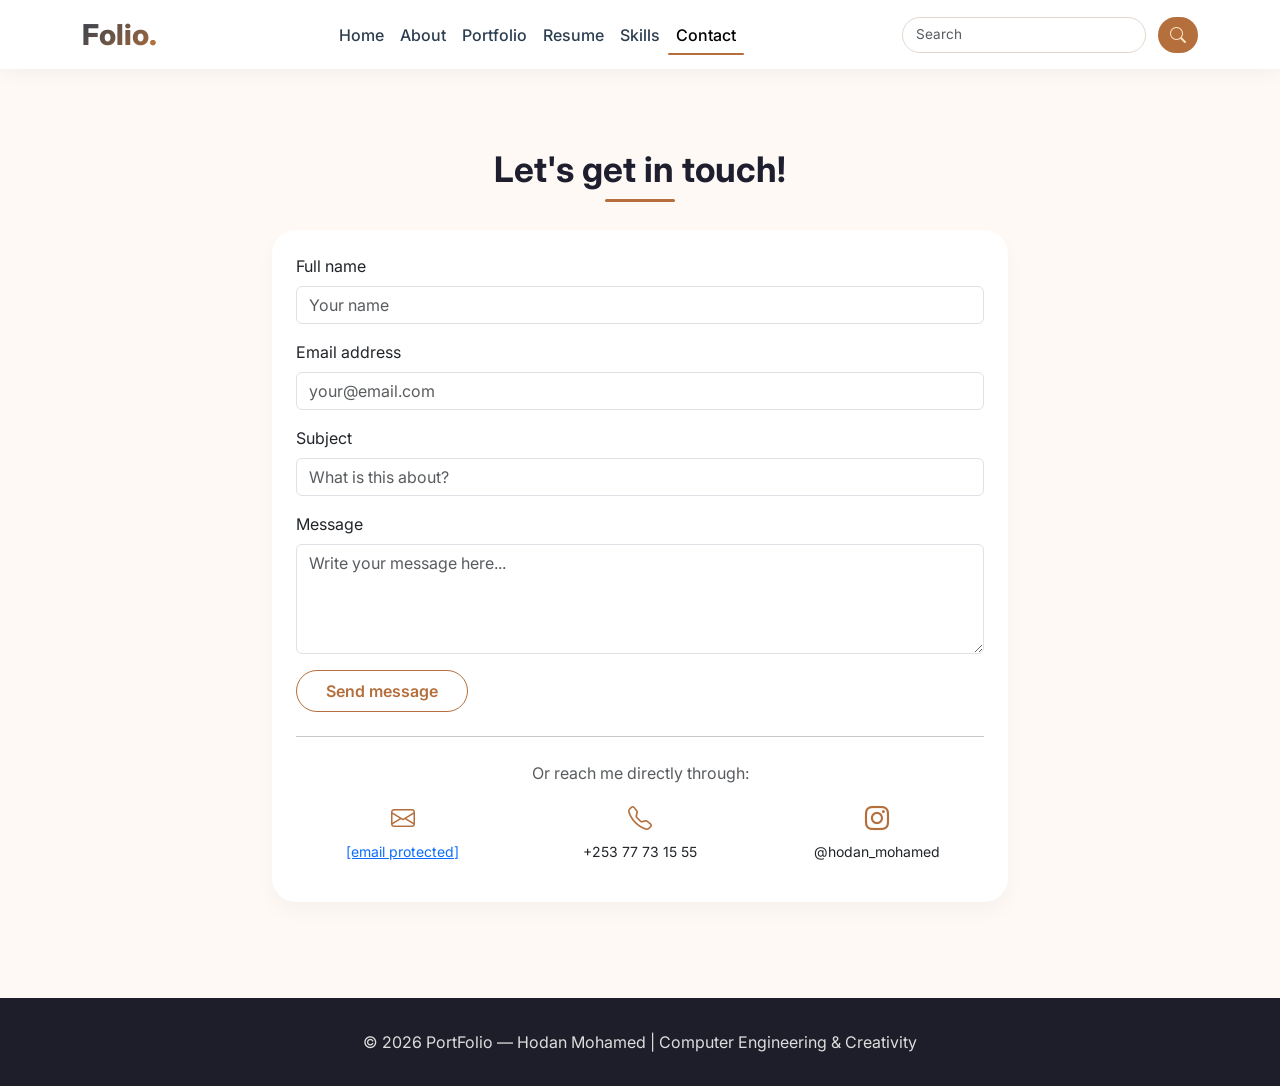
<file: contact.html>
<!DOCTYPE html>
<html lang="en">
<head>
    <meta charset="UTF-8">
    <meta name="viewport" content="width=device-width, initial-scale=1.0">
    <title>PORTFolio | Contact</title>
    <link href="https://cdn.jsdelivr.net/npm/bootstrap@5.3.0-alpha1/dist/css/bootstrap.min.css" rel="stylesheet">
    <link rel="stylesheet" href="https://cdn.jsdelivr.net/npm/bootstrap-icons@1.11.3/font/bootstrap-icons.min.css">
    <link href="https://fonts.googleapis.com/css2?family=Inter:opsz,wght@14..32,300;14..32,400;14..32,600;14..32,700;14..32,800&display=swap" rel="stylesheet">
    <link rel="stylesheet" href="style.css">
    <link rel="stylesheet" href="chatbot.css">
</head>
<body>

<nav class="navbar navbar-expand-lg fixed-top">
    <div class="container">
        <a class="navbar-brand" href="index.html">Folio<span style="color: #b46f3c;">.</span></a>
        <button class="navbar-toggler" type="button" data-bs-toggle="collapse" data-bs-target="#navbarMain">
            <span class="navbar-toggler-icon"></span>
        </button>
        <div class="collapse navbar-collapse" id="navbarMain">
            <ul class="navbar-nav mx-auto mb-2 mb-lg-0">
                <li class="nav-item"><a class="nav-link" href="index.html">Home</a></li>
                <li class="nav-item"><a class="nav-link" href="about.html">About</a></li>
                <li class="nav-item"><a class="nav-link" href="portfolio.html">Portfolio</a></li>
                <li class="nav-item"><a class="nav-link" href="resume.html">Resume</a></li>
                <li class="nav-item"><a class="nav-link" href="skills.html">Skills</a></li>
                <li class="nav-item"><a class="nav-link active" href="contact.html">Contact</a></li>
            </ul>
            <form class="d-flex search-form">
                <input class="form-control me-1" type="search" placeholder="Search">
                <button class="btn" type="submit"><i class="bi bi-search"></i></button>
            </form>
        </div>
    </div>
</nav>

<main class="container py-5 mt-4">
    <h2 class="section-title">Let's get in touch!</h2>
    <div class="row justify-content-center">
        <div class="col-md-8">
            <div class="card p-4">
                <form>
                    <div class="mb-3">
                        <label class="form-label">Full name</label>
                        <input type="text" class="form-control" placeholder="Your name" required>
                    </div>
                    <div class="mb-3">
                        <label class="form-label">Email address</label>
                        <input type="email" class="form-control" placeholder="your@email.com" required>
                    </div>
                    <div class="mb-3">
                        <label class="form-label">Subject</label>
                        <input type="text" class="form-control" placeholder="What is this about?">
                    </div>
                    <div class="mb-3">
                        <label class="form-label">Message</label>
                        <textarea class="form-control" rows="4" placeholder="Write your message here..." required></textarea>
                    </div>
                    <button type="submit" class="btn btn-outline-custom">Send message</button>
                </form>
                <hr class="my-4">
                <p class="text-center text-muted mb-3">Or reach me directly through:</p>
                <div class="row text-center">
                    <div class="col">
                        <i class="bi bi-envelope fs-4" style="color: var(--primary);"></i>
                        <p class="mt-1 small"><a href="/cdn-cgi/l/email-protection" class="__cf_email__" data-cfemail="d9b1b6bdb8b7f7b4b6b1b8b4bcbd99a9b6abadbfb6b5b0b6f7bdbcaf">[email&#160;protected]</a></p>
                    </div>
                    <div class="col">
                        <i class="bi bi-telephone fs-4" style="color: var(--primary);"></i>
                        <p class="mt-1 small">+253 77 73 15 55</p>
                    </div>
                    <div class="col">
                        <i class="bi bi-instagram fs-4" style="color: var(--primary);"></i>
                        <p class="mt-1 small">@hodan_mohamed</p>
                    </div>
                </div>
            </div>
        </div>
    </div>
</main>

<footer>
    <div class="container">
        <p class="mb-0">© 2026 PortFolio — Hodan Mohamed | Computer Engineering & Creativity</p>
    </div>
</footer>


<script>

function initPageSearch() {
    const searchInput = document.querySelector('.search-form input');
    const searchButton = document.querySelector('.search-form button');
    
    if (!searchInput) return;
    
    // Liste des pages du site
    const pages = [
        { name: "home", url: "index.html", aliases: ["accueil", "main", "index"] },
        { name: "about", url: "about.html", aliases: ["apropos", "à propos", "qui", "who"] },
        { name: "portfolio", url: "portfolio.html", aliases: ["projets", "projects", "travaux", "work"] },
        { name: "resume", url: "resume.html", aliases: ["cv", "curriculum", "parcours"] },
        { name: "skills", url: "skills.html", aliases: ["compétences", "competences", "techniques"] },
        { name: "contact", url: "contact.html", aliases: ["me contacter", "email", "joindre"] }
    ];
    
    function goToPage(searchTerm) {
        const term = searchTerm.toLowerCase().trim();
        if (term === "") return false;

        for (let page of pages) {
            //Verify iif the term is exactly the page name
            if (page.name === term) {
                window.location.href = page.url;
                return true;
            }
            for (let alias of page.aliases) {
                if (term === alias || term.includes(alias)) {
                    window.location.href = page.url;
                    return true;
                }
            }
            //Verify if the term is inclued in the page name
            if (page.name.includes(term)) {
                window.location.href = page.url;
                return true;
            }
        }
        
        //if nothing found
        alert(`❌ Page "${searchTerm}" non trouvée.\n\n📄 Pages disponibles :\n- Home\n- About\n- Portfolio\n- Resume\n- Skills\n- Contact`);
        return false;
    }

    if (searchButton) {
        searchButton.addEventListener('click', (e) => {
            e.preventDefault();
            goToPage(searchInput.value);
        });
    }
    
    //Search when pressing enter
    searchInput.addEventListener('keypress', (e) => {
        if (e.key === 'Enter') {
            e.preventDefault();
            goToPage(searchInput.value);
        }
    });
}
document.addEventListener('DOMContentLoaded', initPageSearch);
</script>
</body>
</file>
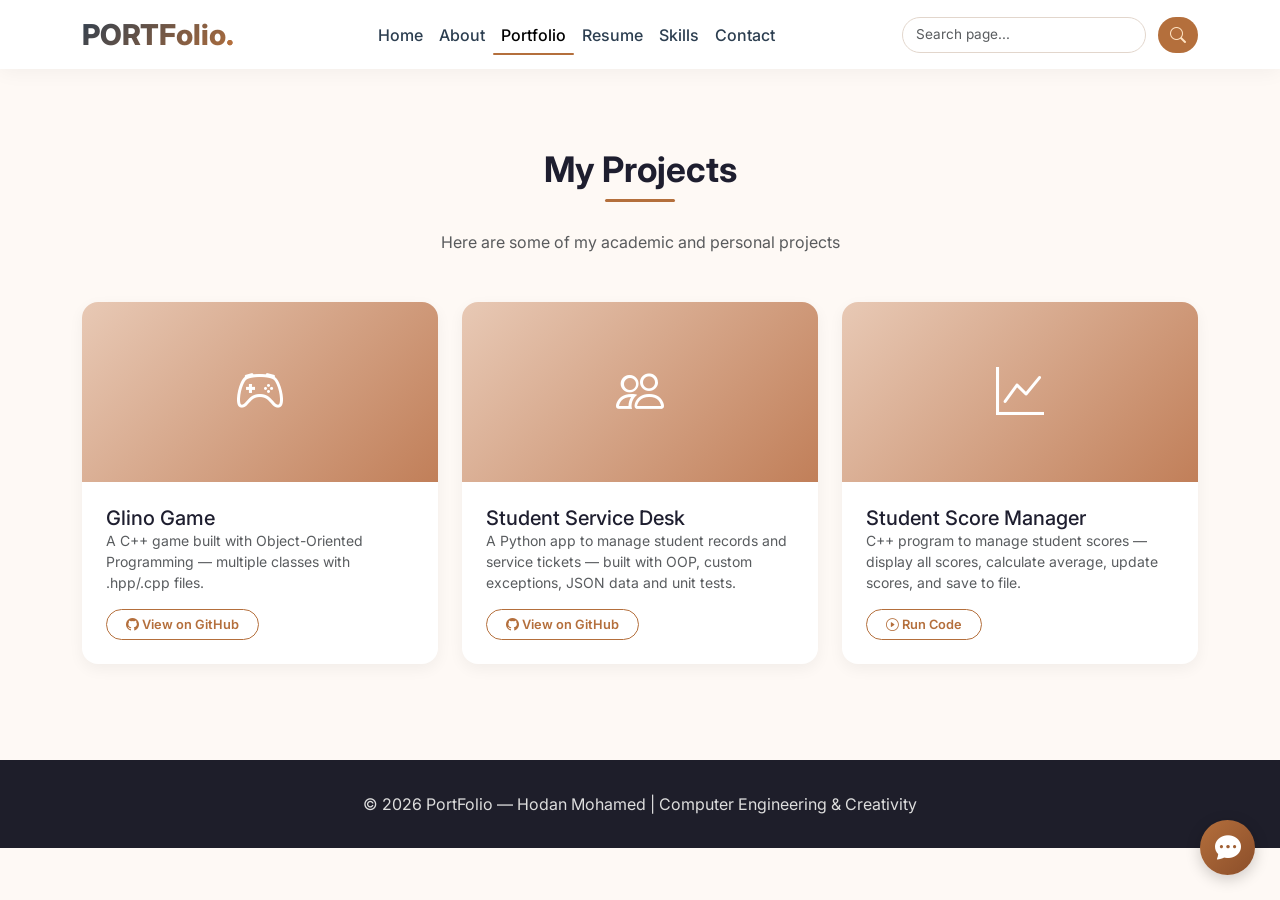
<file: portfolio.html>
<!DOCTYPE html>
<html lang="en">
<head>
    <meta charset="UTF-8">
    <meta name="viewport" content="width=device-width, initial-scale=1.0">
    <title>PORTFolio | Portfolio</title>
    <link href="https://cdn.jsdelivr.net/npm/bootstrap@5.3.0-alpha1/dist/css/bootstrap.min.css" rel="stylesheet">
    <link rel="stylesheet" href="https://cdn.jsdelivr.net/npm/bootstrap-icons@1.11.3/font/bootstrap-icons.min.css">
    <link href="https://fonts.googleapis.com/css2?family=Inter:opsz,wght@14..32,300;14..32,400;14..32,600;14..32,700;14..32,800&display=swap" rel="stylesheet">
    <link rel="stylesheet" href="style.css">
    <link rel="stylesheet" href="chatbot.css">
    <style>
        .project-card {
            background: white;
            border-radius: 1rem;
            overflow: hidden;
            transition: all 0.4s ease;
            box-shadow: 0 5px 15px rgba(0,0,0,0.05);
            height: 100%;
        }
        .project-card:hover {
            transform: translateY(-10px);
            box-shadow: 0 20px 40px rgba(0,0,0,0.15);
        }
        .project-img {
            height: 180px;
            background: linear-gradient(135deg, #e8c9b5, #c17f59);
            display: flex;
            align-items: center;
            justify-content: center;
            font-size: 3rem;
            color: white;
            transition: transform 0.5s;
        }
        .project-card:hover .project-img {
            transform: scale(1.05);
        }
        .btn-outline-custom-sm {
            border: 1px solid var(--primary, #b46f3c);
            color: var(--primary, #b46f3c);
            border-radius: 40px;
            padding: 0.3rem 1.2rem;
            font-size: 0.8rem;
            font-weight: 600;
            transition: all 0.3s ease;
            display: inline-block;
            text-decoration: none;
        }
        .btn-outline-custom-sm:hover {
            background-color: var(--primary, #b46f3c);
            color: white;
        }
    </style>
</head>
<body>

<nav class="navbar navbar-expand-lg fixed-top">
    <div class="container">
        <a class="navbar-brand" href="index.html">PORTFolio<span style="color: #b46f3c;">.</span></a>
        <button class="navbar-toggler" type="button" data-bs-toggle="collapse" data-bs-target="#navbarMain">
            <span class="navbar-toggler-icon"></span>
        </button>
        <div class="collapse navbar-collapse" id="navbarMain">
            <ul class="navbar-nav mx-auto mb-2 mb-lg-0">
                <li class="nav-item"><a class="nav-link" href="index.html">Home</a></li>
                <li class="nav-item"><a class="nav-link" href="about.html">About</a></li>
                <li class="nav-item"><a class="nav-link active" href="portfolio.html">Portfolio</a></li>
                <li class="nav-item"><a class="nav-link" href="resume.html">Resume</a></li>
                <li class="nav-item"><a class="nav-link" href="skills.html">Skills</a></li>
                <li class="nav-item"><a class="nav-link" href="contact.html">Contact</a></li>
            </ul>
            <form class="d-flex search-form">
                <input class="form-control me-1" type="search" placeholder="Search page...">
                <button class="btn" type="submit"><i class="bi bi-search"></i></button>
            </form>
        </div>
    </div>
</nav>

<main class="container py-5 mt-4">
    <h2 class="section-title">My Projects</h2>
    <p class="text-center mb-5 text-muted">Here are some of my academic and personal projects</p>

    <div class="row g-4">
        <!-- Project 1: Glino Game -->
        <div class="col-md-6 col-lg-4">
            <div class="project-card">
                <div class="project-img">
                    <i class="bi bi-controller"></i>
                </div>
                <div class="card-body p-4">
                    <h5 class="card-title">Glino Game</h5>
                    <p class="card-text text-muted small">
                        A C++ game built with Object-Oriented Programming — multiple classes with .hpp/.cpp files.
                    </p>
                    <a href="https://github.com/hodanmedahmed2006-source/Projet-informatique-hodan" target="_blank" class="btn-outline-custom-sm">
                        <i class="bi bi-github"></i> View on GitHub
                    </a>
                </div>
            </div>
        </div>

        <!-- Project 2: Student Service Desk -->
        <div class="col-md-6 col-lg-4">
            <div class="project-card">
                <div class="project-img">
                    <i class="bi bi-people"></i>
                </div>
                <div class="card-body p-4">
                    <h5 class="card-title">Student Service Desk</h5>
                    <p class="card-text text-muted small">
                        A Python app to manage student records and service tickets — built with OOP, custom exceptions, JSON data and unit tests.
                    </p>
                    <a href="https://github.com/hodanmedahmed2006-source/Projet-informatique-hodan" target="_blank" class="btn-outline-custom-sm">
                        <i class="bi bi-github"></i> View on GitHub
                    </a>
                </div>
            </div>
        </div>

        <!-- Project 3: Student Score Manager -->
<div class="col-md-6 col-lg-4">
    <div class="project-card">
        <div class="project-img">
            <i class="bi bi-graph-up"></i>
        </div>
        <div class="card-body p-4">
            <h5 class="card-title">Student Score Manager</h5>
            <p class="card-text text-muted small">
                C++ program to manage student scores — display all scores, calculate average, update scores, and save to file.
            </p>
            <a href="https://onlinegdb.com/z-WLW5IFy" target="_blank" class="btn-outline-custom-sm">
                <i class="bi bi-play-circle"></i> Run Code
            </a>
        </div>
    </div>
</div>
    </div>
</main>

<footer>
    <div class="container">
        <p class="mb-0">© 2026 PortFolio — Hodan Mohamed | Computer Engineering & Creativity</p>
    </div>
</footer>

<script src="https://cdn.jsdelivr.net/npm/bootstrap@5.3.0-alpha1/dist/js/bootstrap.bundle.min.js"></script>
<script src="chatbot.js"></script>

<script>
// Recherche de pages
function initPageSearch() {
    const searchInput = document.querySelector('.search-form input');
    const searchButton = document.querySelector('.search-form button');
    if (!searchInput) return;
    
    const pages = {
        "home": "index.html",
        "about": "about.html", 
        "portfolio": "portfolio.html",
        "resume": "resume.html",
        "skills": "skills.html",
        "contact": "contact.html"
    };
    
    function search() {
        const term = searchInput.value.toLowerCase().trim();
        if (pages[term]) {
            window.location.href = pages[term];
        } else if (term !== "") {
            alert(`Page "${term}" not found. Available: home, about, portfolio, resume, skills, contact`);
        }
        searchInput.value = "";
    }
    
    if (searchButton) {
        searchButton.addEventListener('click', (e) => { e.preventDefault(); search(); });
    }
    searchInput.addEventListener('keypress', (e) => { if (e.key === 'Enter') { e.preventDefault(); search(); } });
}

document.addEventListener('DOMContentLoaded', initPageSearch);
</script>

</body>
</html>
</file>
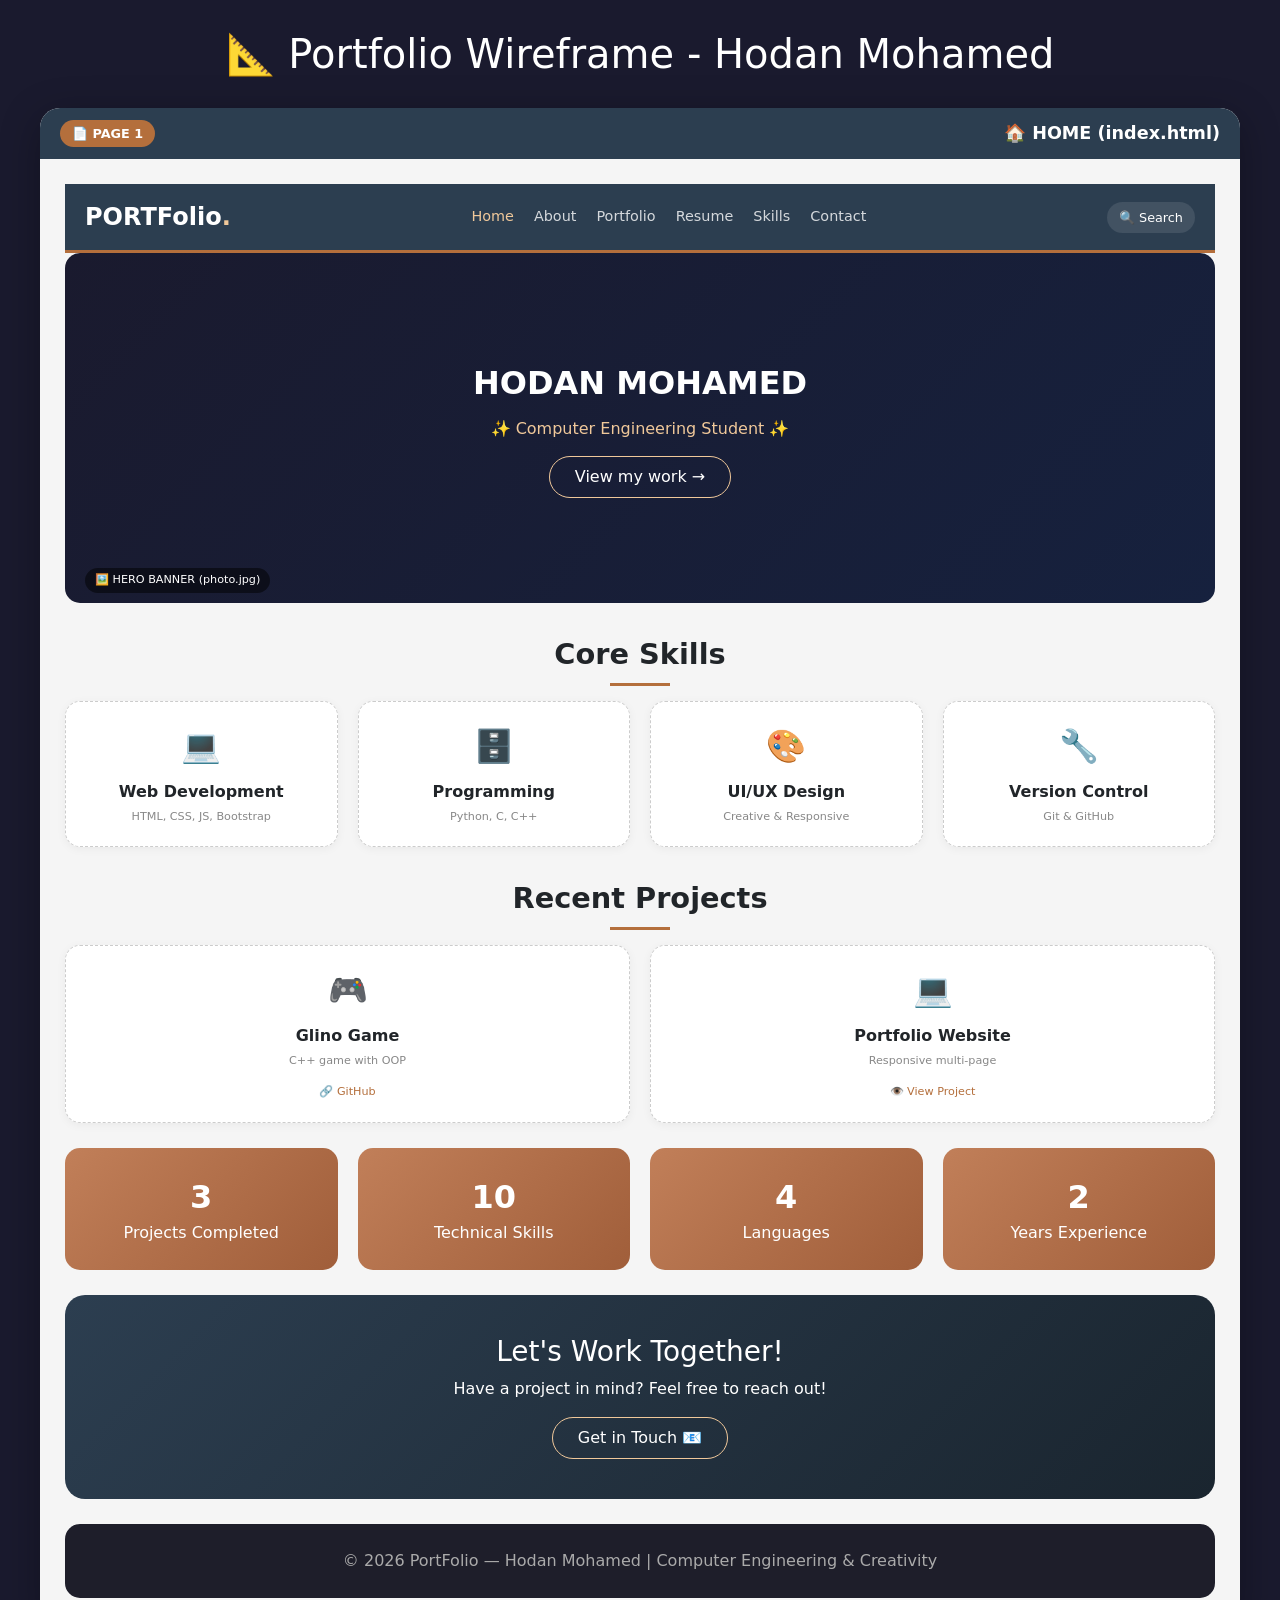
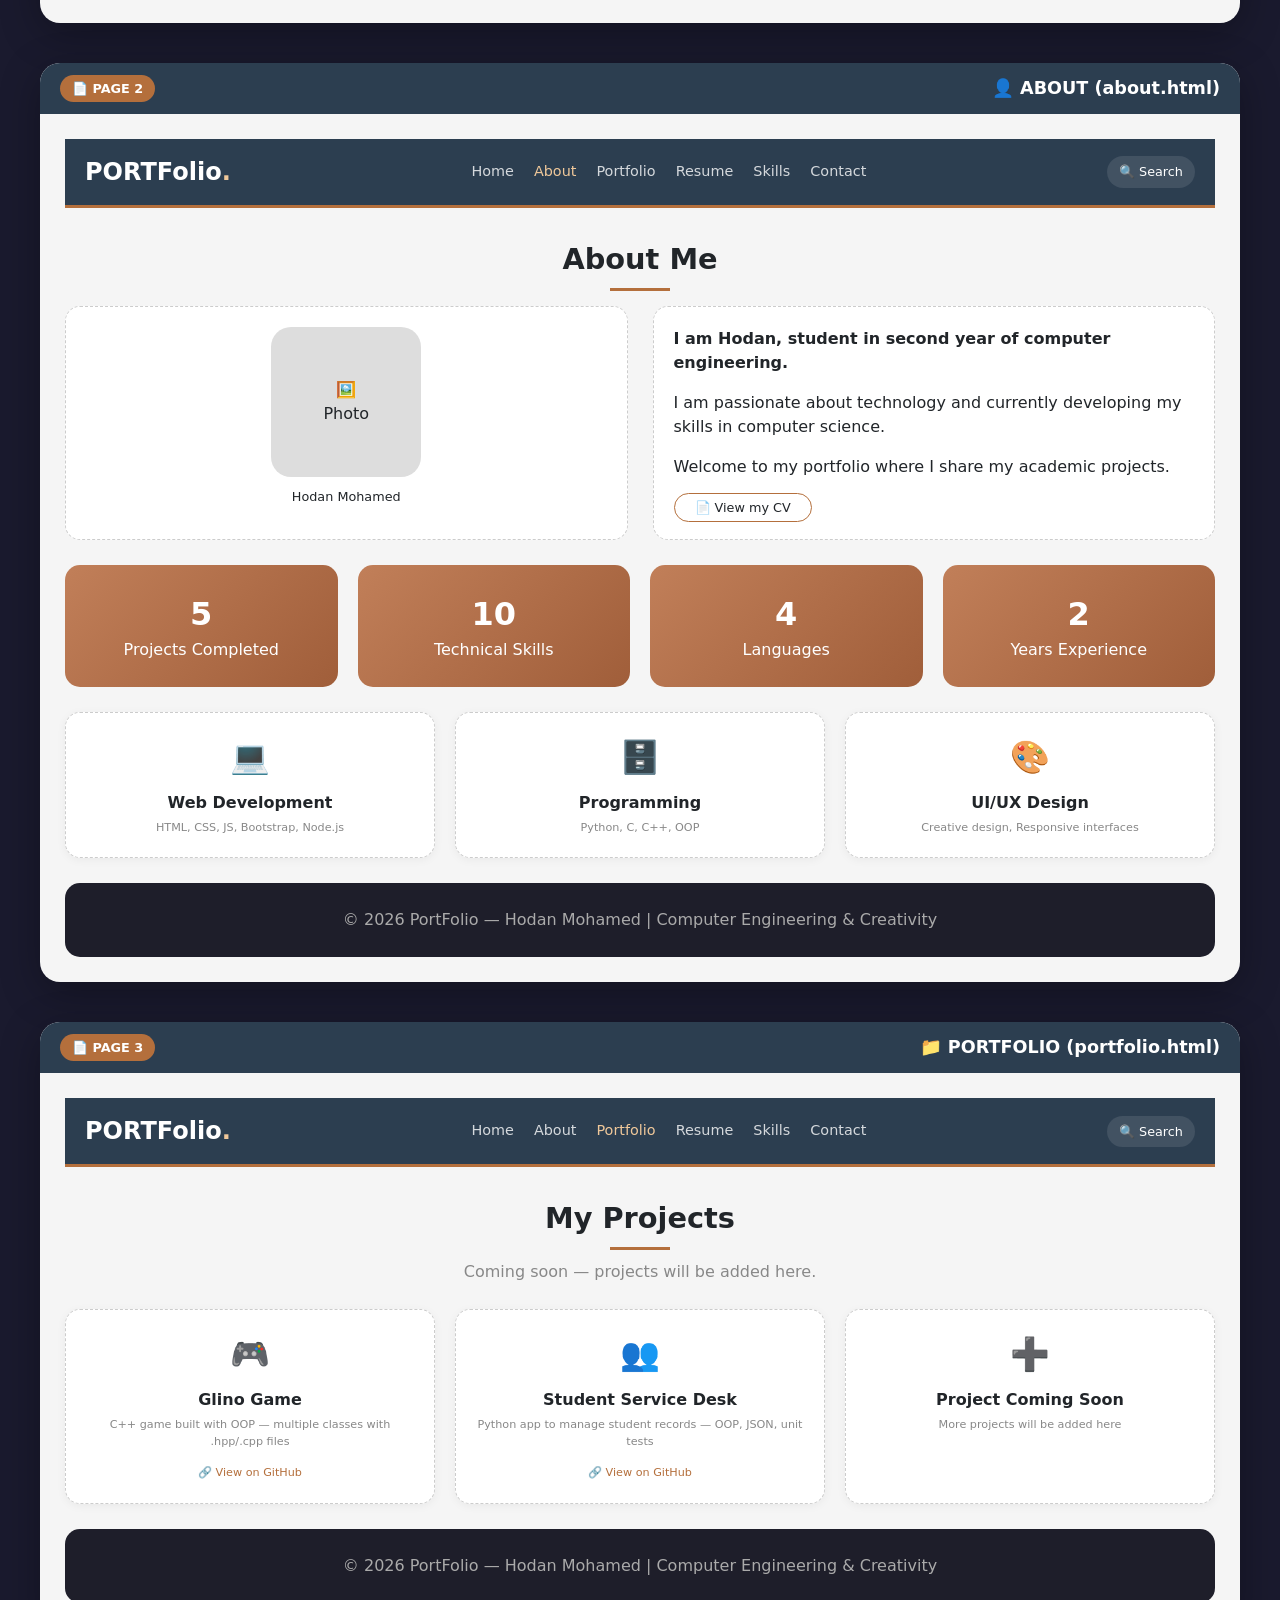
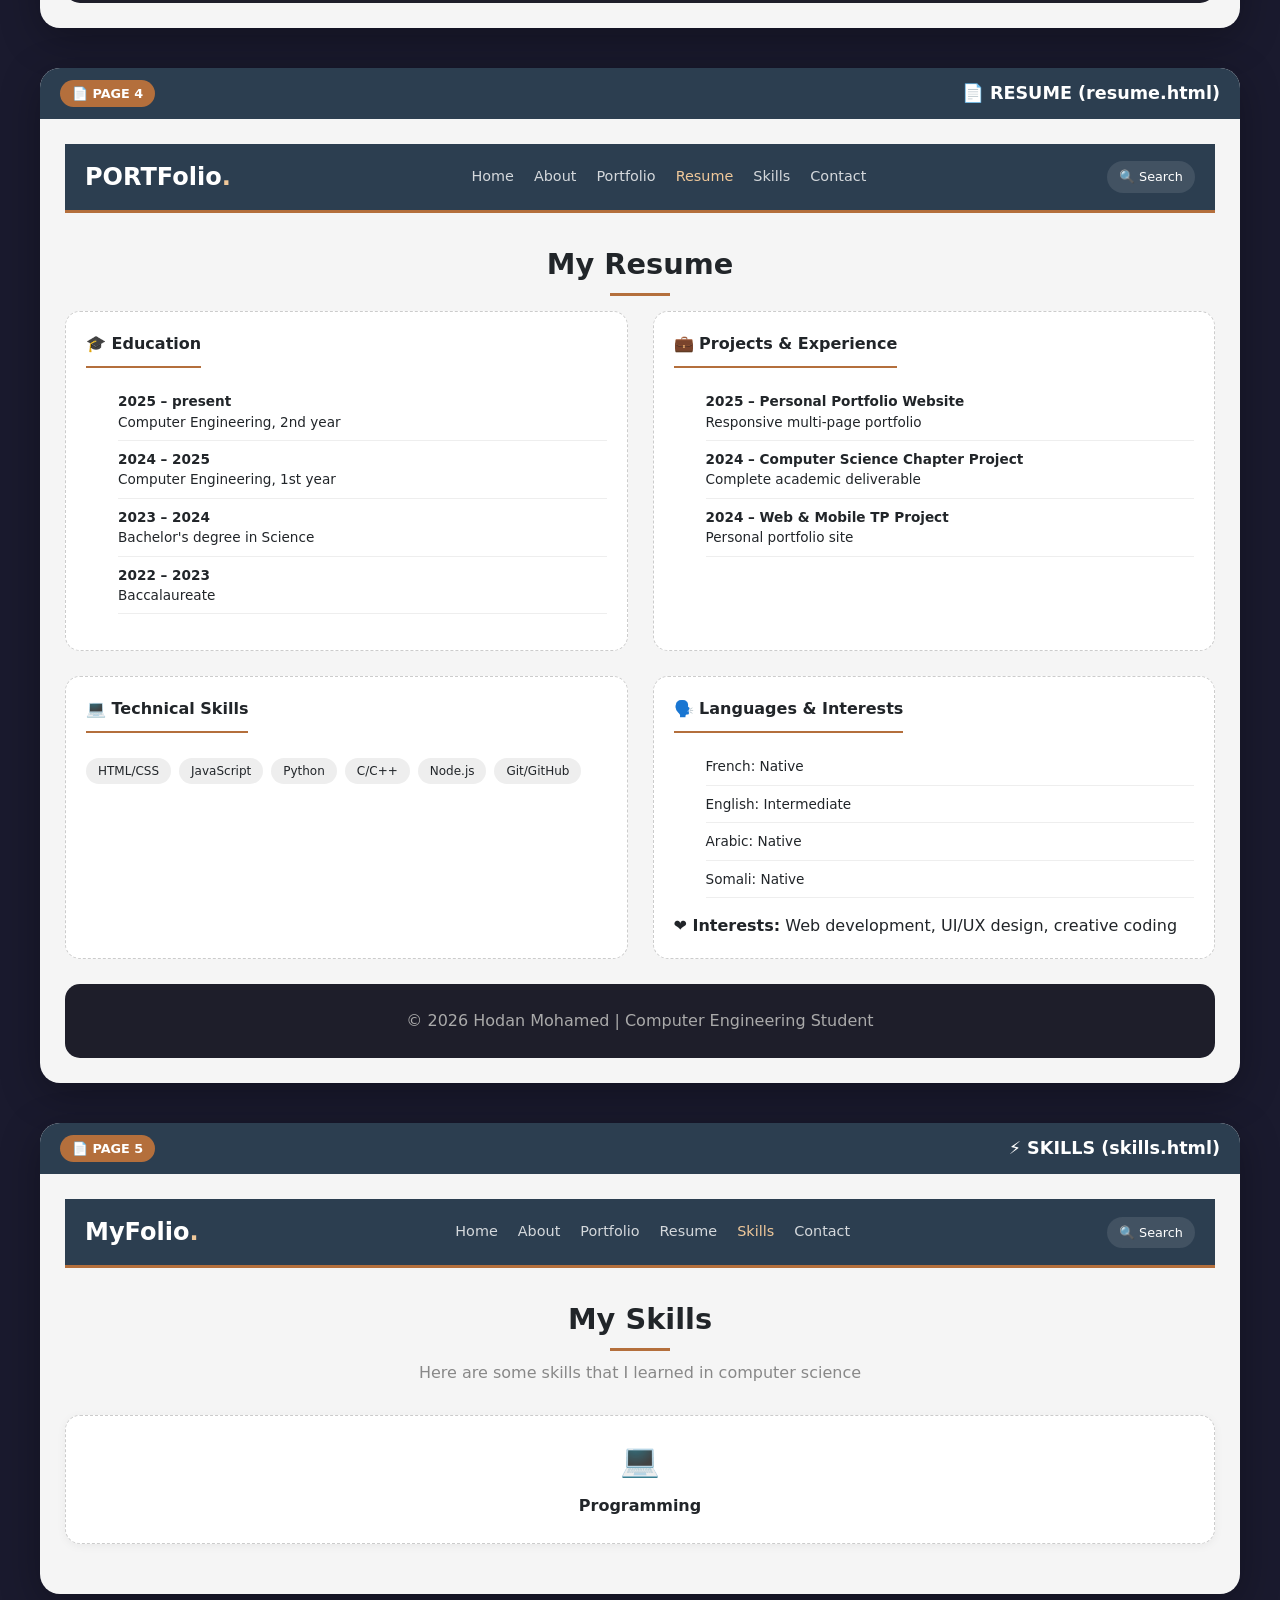
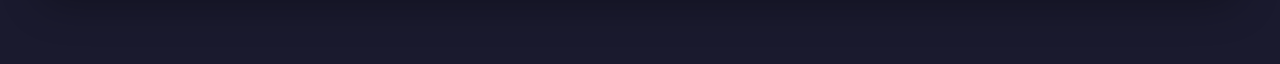
<file: wireframe.html>
<!DOCTYPE html>
<html lang="en">
<head>
    <meta charset="UTF-8">
    <meta name="viewport" content="width=device-width, initial-scale=1.0">
    <title>Wireframe | Portfolio Structure</title>
    <link href="https://cdn.jsdelivr.net/npm/bootstrap@5.3.0-alpha1/dist/css/bootstrap.min.css" rel="stylesheet">
    <link rel="stylesheet" href="https://cdn.jsdelivr.net/npm/bootstrap-icons@1.11.3/font/bootstrap-icons.min.css">
    <style>
        * {
            margin: 0;
            padding: 0;
            box-sizing: border-box;
        }
        
        body {
            background: #1a1a2e;
            font-family: 'Inter', system-ui, -apple-system, sans-serif;
            padding: 30px;
        }
        
        .wireframe-container {
            max-width: 1200px;
            margin: 0 auto;
        }
        
        .page {
            background: #f5f5f5;
            border-radius: 20px;
            margin-bottom: 40px;
            overflow: hidden;
            box-shadow: 0 10px 40px rgba(0,0,0,0.3);
        }
        
        .page-header {
            background: #2c3e50;
            color: white;
            padding: 12px 20px;
            font-weight: 600;
            font-size: 1.1rem;
            display: flex;
            justify-content: space-between;
            align-items: center;
        }
        
        .page-header span:first-child {
            background: #b46f3c;
            padding: 4px 12px;
            border-radius: 20px;
            font-size: 0.8rem;
        }
        
        .page-content {
            padding: 25px;
        }
        
        /* Styles wireframe */
        .wireframe-nav {
            background: #2c3e50;
            padding: 15px 20px;
            display: flex;
            justify-content: space-between;
            align-items: center;
            flex-wrap: wrap;
            gap: 15px;
            border-bottom: 3px solid #b46f3c;
        }
        
        .logo {
            font-size: 1.5rem;
            font-weight: 800;
            color: white;
        }
        
        .logo span {
            color: #f0c89a;
        }
        
        .nav-links {
            display: flex;
            gap: 20px;
            flex-wrap: wrap;
        }
        
        .nav-links a {
            color: rgba(255,255,255,0.8);
            text-decoration: none;
            font-size: 0.9rem;
        }
        
        .nav-links a.active {
            color: #f0c89a;
        }
        
        .search-box {
            background: rgba(255,255,255,0.1);
            padding: 6px 12px;
            border-radius: 30px;
            color: white;
            font-size: 0.8rem;
        }
        
        /* Hero section */
        .hero-wire {
            background: linear-gradient(135deg, #1a1a2e, #16213e);
            height: 350px;
            display: flex;
            align-items: center;
            justify-content: center;
            text-align: center;
            color: white;
            position: relative;
            border-radius: 15px;
            margin-bottom: 30px;
        }
        
        .hero-wire::after {
            content: "🖼️ HERO BANNER (photo.jpg)";
            position: absolute;
            bottom: 10px;
            left: 20px;
            font-size: 0.7rem;
            background: rgba(0,0,0,0.5);
            padding: 4px 10px;
            border-radius: 20px;
        }
        
        /* Cards */
        .cards-grid {
            display: grid;
            grid-template-columns: repeat(auto-fit, minmax(200px, 1fr));
            gap: 20px;
            margin: 25px 0;
        }
        
        .card-wire {
            background: white;
            border-radius: 15px;
            padding: 20px;
            text-align: center;
            box-shadow: 0 2px 10px rgba(0,0,0,0.05);
            border: 1px dashed #ccc;
        }
        
        .card-icon {
            font-size: 2rem;
            margin-bottom: 10px;
        }
        
        .card-title {
            font-weight: 700;
            margin: 10px 0 5px;
        }
        
        .card-desc {
            font-size: 0.7rem;
            color: #888;
        }
        
        /* Stats */
        .stats-grid {
            display: grid;
            grid-template-columns: repeat(4, 1fr);
            gap: 20px;
            margin: 25px 0;
        }
        
        .stat-wire {
            background: linear-gradient(135deg, #c17f59, #a05e3a);
            color: white;
            border-radius: 15px;
            padding: 25px;
            text-align: center;
        }
        
        .stat-number {
            font-size: 2rem;
            font-weight: 800;
        }
        
        /* Two columns layout */
        .two-columns {
            display: grid;
            grid-template-columns: 1fr 1fr;
            gap: 25px;
            margin: 25px 0;
        }
        
        .column-wire {
            background: white;
            border-radius: 15px;
            padding: 20px;
            border: 1px dashed #ccc;
        }
        
        .column-title {
            font-weight: 700;
            margin-bottom: 15px;
            padding-bottom: 10px;
            border-bottom: 2px solid #b46f3c;
            display: inline-block;
        }
        
        .list-wire {
            list-style: none;
        }
        
        .list-wire li {
            padding: 8px 0;
            border-bottom: 1px solid #eee;
            font-size: 0.85rem;
        }
        
        /* Footer */
        .footer-wire {
            background: #1e1e2a;
            color: #aaa;
            text-align: center;
            padding: 25px;
            border-radius: 15px;
            margin-top: 25px;
        }
        
        .section-title-wire {
            text-align: center;
            font-size: 1.8rem;
            font-weight: 700;
            margin: 30px 0 20px;
            position: relative;
        }
        
        .section-title-wire::after {
            content: '';
            width: 60px;
            height: 3px;
            background: #b46f3c;
            position: absolute;
            bottom: -10px;
            left: 50%;
            transform: translateX(-50%);
        }
        
        hr {
            margin: 30px 0;
            border-color: #ddd;
        }
        
        .badge-page {
            display: inline-block;
            background: #b46f3c;
            color: white;
            padding: 2px 10px;
            border-radius: 15px;
            font-size: 0.7rem;
            margin-bottom: 10px;
        }
        
        @media (max-width: 768px) {
            body { padding: 15px; }
            .two-columns { grid-template-columns: 1fr; }
            .stats-grid { grid-template-columns: repeat(2, 1fr); }
            .nav-links { gap: 10px; }
        }
    </style>
</head>
<body>
    <div class="wireframe-container">
        <h1 style="color: white; text-align: center; margin-bottom: 30px;">📐 Portfolio Wireframe - Hodan Mohamed</h1>
        
        <!-- ============================================ -->
        <!-- PAGE HOME (index.html) -->
        <!-- ============================================ -->
        <div class="page">
            <div class="page-header">
                <span>📄 PAGE 1</span>
                <span>🏠 HOME (index.html)</span>
            </div>
            <div class="page-content">
                <!-- Navigation -->
                <div class="wireframe-nav">
                    <div class="logo">PORTFolio<span>.</span></div>
                    <div class="nav-links">
                        <a href="#" class="active">Home</a>
                        <a href="#">About</a>
                        <a href="#">Portfolio</a>
                        <a href="#">Resume</a>
                        <a href="#">Skills</a>
                        <a href="#">Contact</a>
                    </div>
                    <div class="search-box">🔍 Search</div>
                </div>
                
                <!-- Hero -->
                <div class="hero-wire">
                    <div>
                        <div style="font-size: 2rem; font-weight: 700;">HODAN MOHAMED</div>
                        <div style="color: #f0c89a; margin: 10px 0;">✨ Computer Engineering Student ✨</div>
                        <div style="margin-top: 15px;">
                            <span style="border: 1px solid #f0c89a; padding: 8px 25px; border-radius: 40px; display: inline-block;">View my work →</span>
                        </div>
                    </div>
                </div>
                
                <!-- Core Skills -->
                <div class="section-title-wire">Core Skills</div>
                <div class="cards-grid">
                    <div class="card-wire"><div class="card-icon">💻</div><div class="card-title">Web Development</div><div class="card-desc">HTML, CSS, JS, Bootstrap</div></div>
                    <div class="card-wire"><div class="card-icon">🗄️</div><div class="card-title">Programming</div><div class="card-desc">Python, C, C++</div></div>
                    <div class="card-wire"><div class="card-icon">🎨</div><div class="card-title">UI/UX Design</div><div class="card-desc">Creative & Responsive</div></div>
                    <div class="card-wire"><div class="card-icon">🔧</div><div class="card-title">Version Control</div><div class="card-desc">Git & GitHub</div></div>
                </div>
                
                <!-- Recent Projects -->
                <div class="section-title-wire">Recent Projects</div>
                <div class="cards-grid">
                    <div class="card-wire"><div class="card-icon">🎮</div><div class="card-title">Glino Game</div><div class="card-desc">C++ game with OOP</div><div style="margin-top: 8px;"><span style="font-size:0.7rem;color:#b46f3c;">🔗 GitHub</span></div></div>
                    <div class="card-wire"><div class="card-icon">💻</div><div class="card-title">Portfolio Website</div><div class="card-desc">Responsive multi-page</div><div style="margin-top: 8px;"><span style="font-size:0.7rem;color:#b46f3c;">👁️ View Project</span></div></div>
                </div>
                
                <!-- Statistics -->
                <div class="stats-grid">
                    <div class="stat-wire"><div class="stat-number">3</div><div>Projects Completed</div></div>
                    <div class="stat-wire"><div class="stat-number">10</div><div>Technical Skills</div></div>
                    <div class="stat-wire"><div class="stat-number">4</div><div>Languages</div></div>
                    <div class="stat-wire"><div class="stat-number">2</div><div>Years Experience</div></div>
                </div>
                
                <!-- Contact Preview -->
                <div style="background: linear-gradient(135deg, #2c3e50, #1a252f); border-radius: 20px; padding: 40px; text-align: center; color: white;">
                    <h3>Let's Work Together!</h3>
                    <p>Have a project in mind? Feel free to reach out!</p>
                    <span style="border: 1px solid #f0c89a; padding: 8px 25px; border-radius: 40px; display: inline-block;">Get in Touch 📧</span>
                </div>
                
                <!-- Footer -->
                <div class="footer-wire">© 2026 PortFolio — Hodan Mohamed | Computer Engineering & Creativity</div>
            </div>
        </div>
        
        <!-- ============================================ -->
        <!-- PAGE ABOUT (about.html) -->
        <!-- ============================================ -->
        <div class="page">
            <div class="page-header">
                <span>📄 PAGE 2</span>
                <span>👤 ABOUT (about.html)</span>
            </div>
            <div class="page-content">
                <div class="wireframe-nav">
                    <div class="logo">PORTFolio<span>.</span></div>
                    <div class="nav-links">
                        <a href="#">Home</a>
                        <a href="#" class="active">About</a>
                        <a href="#">Portfolio</a>
                        <a href="#">Resume</a>
                        <a href="#">Skills</a>
                        <a href="#">Contact</a>
                    </div>
                    <div class="search-box">🔍 Search</div>
                </div>
                
                <div class="section-title-wire">About Me</div>
                
                <div class="two-columns">
                    <div class="column-wire" style="text-align: center;">
                        <div style="width: 150px; height: 150px; background: #ddd; border-radius: 20px; margin: 0 auto; display: flex; align-items: center; justify-content: center;">🖼️<br>Photo</div>
                        <div style="margin-top: 10px; font-size: 0.8rem;">Hodan Mohamed</div>
                    </div>
                    <div class="column-wire">
                        <p><strong>I am Hodan, student in second year of computer engineering.</strong></p>
                        <p>I am passionate about technology and currently developing my skills in computer science.</p>
                        <p>Welcome to my portfolio where I share my academic projects.</p>
                        <div style="margin-top: 15px;"><span style="border: 1px solid #b46f3c; padding: 6px 20px; border-radius: 40px; font-size:0.8rem;">📄 View my CV</span></div>
                    </div>
                </div>
                
                <!-- Counters -->
                <div class="stats-grid">
                    <div class="stat-wire"><div class="stat-number">5</div><div>Projects Completed</div></div>
                    <div class="stat-wire"><div class="stat-number">10</div><div>Technical Skills</div></div>
                    <div class="stat-wire"><div class="stat-number">4</div><div>Languages</div></div>
                    <div class="stat-wire"><div class="stat-number">2</div><div>Years Experience</div></div>
                </div>
                
                <!-- Key Skills Cards -->
                <div class="cards-grid">
                    <div class="card-wire"><div class="card-icon">💻</div><div class="card-title">Web Development</div><div class="card-desc">HTML, CSS, JS, Bootstrap, Node.js</div></div>
                    <div class="card-wire"><div class="card-icon">🗄️</div><div class="card-title">Programming</div><div class="card-desc">Python, C, C++, OOP</div></div>
                    <div class="card-wire"><div class="card-icon">🎨</div><div class="card-title">UI/UX Design</div><div class="card-desc">Creative design, Responsive interfaces</div></div>
                </div>
                
                <div class="footer-wire">© 2026 PortFolio — Hodan Mohamed | Computer Engineering & Creativity</div>
            </div>
        </div>
        
        <!-- ============================================ -->
        <!-- PAGE PORTFOLIO (portfolio.html) -->
        <!-- ============================================ -->
        <div class="page">
            <div class="page-header">
                <span>📄 PAGE 3</span>
                <span>📁 PORTFOLIO (portfolio.html)</span>
            </div>
            <div class="page-content">
                <div class="wireframe-nav">
                    <div class="logo">PORTFolio<span>.</span></div>
                    <div class="nav-links">
                        <a href="#">Home</a>
                        <a href="#">About</a>
                        <a href="#" class="active">Portfolio</a>
                        <a href="#">Resume</a>
                        <a href="#">Skills</a>
                        <a href="#">Contact</a>
                    </div>
                    <div class="search-box">🔍 Search</div>
                </div>
                
                <div class="section-title-wire">My Projects</div>
                <div style="text-align: center; color: #888; margin-bottom: 25px;">Coming soon — projects will be added here.</div>
                
                <div class="cards-grid">
                    <div class="card-wire"><div class="card-icon">🎮</div><div class="card-title">Glino Game</div><div class="card-desc">C++ game built with OOP — multiple classes with .hpp/.cpp files</div><div style="margin-top: 8px;"><span style="font-size:0.7rem;color:#b46f3c;">🔗 View on GitHub</span></div></div>
                    <div class="card-wire"><div class="card-icon">👥</div><div class="card-title">Student Service Desk</div><div class="card-desc">Python app to manage student records — OOP, JSON, unit tests</div><div style="margin-top: 8px;"><span style="font-size:0.7rem;color:#b46f3c;">🔗 View on GitHub</span></div></div>
                    <div class="card-wire"><div class="card-icon">➕</div><div class="card-title">Project Coming Soon</div><div class="card-desc">More projects will be added here</div></div>
                </div>
                
                <div class="footer-wire">© 2026 PortFolio — Hodan Mohamed | Computer Engineering & Creativity</div>
            </div>
        </div>
        
        <!-- ============================================ -->
        <!-- PAGE RESUME (resume.html) -->
        <!-- ============================================ -->
        <div class="page">
            <div class="page-header">
                <span>📄 PAGE 4</span>
                <span>📄 RESUME (resume.html)</span>
            </div>
            <div class="page-content">
                <div class="wireframe-nav">
                    <div class="logo">PORTFolio<span>.</span></div>
                    <div class="nav-links">
                        <a href="#">Home</a>
                        <a href="#">About</a>
                        <a href="#">Portfolio</a>
                        <a href="#" class="active">Resume</a>
                        <a href="#">Skills</a>
                        <a href="#">Contact</a>
                    </div>
                    <div class="search-box">🔍 Search</div>
                </div>
                
                <div class="section-title-wire">My Resume</div>
                
                <div class="two-columns">
                    <div class="column-wire">
                        <div class="column-title">🎓 Education</div>
                        <ul class="list-wire">
                            <li><strong>2025 – present</strong><br>Computer Engineering, 2nd year</li>
                            <li><strong>2024 – 2025</strong><br>Computer Engineering, 1st year</li>
                            <li><strong>2023 – 2024</strong><br>Bachelor's degree in Science</li>
                            <li><strong>2022 – 2023</strong><br>Baccalaureate</li>
                        </ul>
                    </div>
                    <div class="column-wire">
                        <div class="column-title">💼 Projects & Experience</div>
                        <ul class="list-wire">
                            <li><strong>2025 – Personal Portfolio Website</strong><br>Responsive multi-page portfolio</li>
                            <li><strong>2024 – Computer Science Chapter Project</strong><br>Complete academic deliverable</li>
                            <li><strong>2024 – Web & Mobile TP Project</strong><br>Personal portfolio site</li>
                        </ul>
                    </div>
                </div>
                
                <div class="two-columns">
                    <div class="column-wire">
                        <div class="column-title">💻 Technical Skills</div>
                        <div style="display: flex; flex-wrap: wrap; gap: 8px; margin-top: 10px;">
                            <span style="background:#eee; padding:4px 12px; border-radius:20px; font-size:0.75rem;">HTML/CSS</span>
                            <span style="background:#eee; padding:4px 12px; border-radius:20px; font-size:0.75rem;">JavaScript</span>
                            <span style="background:#eee; padding:4px 12px; border-radius:20px; font-size:0.75rem;">Python</span>
                            <span style="background:#eee; padding:4px 12px; border-radius:20px; font-size:0.75rem;">C/C++</span>
                            <span style="background:#eee; padding:4px 12px; border-radius:20px; font-size:0.75rem;">Node.js</span>
                            <span style="background:#eee; padding:4px 12px; border-radius:20px; font-size:0.75rem;">Git/GitHub</span>
                        </div>
                    </div>
                    <div class="column-wire">
                        <div class="column-title">🗣️ Languages & Interests</div>
                        <ul class="list-wire">
                            <li>French: Native</li>
                            <li>English: Intermediate</li>
                            <li>Arabic: Native</li>
                            <li>Somali: Native</li>
                        </ul>
                        <div style="margin-top: 15px;"><strong>❤️ Interests:</strong> Web development, UI/UX design, creative coding</div>
                    </div>
                </div>
                
                <div class="footer-wire">© 2026 Hodan Mohamed | Computer Engineering Student</div>
            </div>
        </div>
        
        <!-- ============================================ -->
        <!-- PAGE SKILLS (skills.html) -->
        <!-- ============================================ -->
        <div class="page">
            <div class="page-header">
                <span>📄 PAGE 5</span>
                <span>⚡ SKILLS (skills.html)</span>
            </div>
            <div class="page-content">
                <div class="wireframe-nav">
                    <div class="logo">MyFolio<span>.</span></div>
                    <div class="nav-links">
                        <a href="#">Home</a>
                        <a href="#">About</a>
                        <a href="#">Portfolio</a>
                        <a href="#">Resume</a>
                        <a href="#" class="active">Skills</a>
                        <a href="#">Contact</a>
                    </div>
                    <div class="search-box">🔍 Search</div>
                </div>
                
                <div class="section-title-wire">My Skills</div>
                <div style="text-align: center; color: #888; margin-bottom: 30px;">Here are some skills that I learned in computer science</div>
                
                <div class="cards-grid">
                    <div class="card-wire">
                        <div class="card-icon">💻</div>
                        <div class="card-title">Programming
</file>
<file: style.css>
/* style.css - version avec animations */
:root {
    --primary: #b46f3c;
    --primary-dark: #8b5a2b;
    --secondary: #2c3e50;
    --light-bg: #fef9f5;
    --dark-text: #1e1e2f;
}

* {
    margin: 0;
    padding: 0;
    box-sizing: border-box;
}

body {
    font-family: 'Inter', system-ui, -apple-system, 'Segoe UI', Roboto, Helvetica, Arial, sans-serif;
    background-color: var(--light-bg);
    color: var(--dark-text);
    padding-top: 76px;
    overflow-x: hidden;
}

/* ========== NAVBAR ========== */
.navbar {
    background-color: rgba(255, 255, 255, 0.98);
    box-shadow: 0 2px 20px rgba(0, 0, 0, 0.05);
    backdrop-filter: blur(2px);
    transition: all 0.3s ease;
}

.navbar-brand {
    font-size: 1.8rem;
    font-weight: 800;
    background: linear-gradient(135deg, #2c3e50, #b46f3c);
    background-clip: text;
    -webkit-background-clip: text;
    color: transparent;
    transition: transform 0.2s;
}
.navbar-brand:hover {
    transform: scale(1.02);
}

.nav-link {
    font-weight: 500;
    color: #2c3e50;
    transition: color 0.2s, transform 0.2s;
    position: relative;
}
.nav-link:hover,
.nav-link.active {
    color: var(--primary);
}
.nav-link.active::after {
    content: '';
    position: absolute;
    bottom: 0;
    left: 0;
    width: 100%;
    height: 2px;
    background: var(--primary);
    border-radius: 2px;
    animation: slideIn 0.3s ease-out;
}
@keyframes slideIn {
    from { width: 0; }
    to { width: 100%; }
}

.dropdown-menu {
    border-radius: 1rem;
    border: none;
    box-shadow: 0 10px 25px rgba(0,0,0,0.08);
    animation: fadeInDown 0.2s ease-out;
}
.dropdown-item:hover {
    background-color: #f8e4d4;
    color: var(--primary);
    transform: translateX(5px);
    transition: all 0.2s;
}

.search-form input {
    border-radius: 40px;
    border: 1px solid #e2d6cc;
    background-color: white;
    padding: 0.3rem 0.8rem;
    font-size: 0.85rem;
    transition: all 0.2s;
}
.search-form input:focus {
    border-color: var(--primary);
    box-shadow: 0 0 0 3px rgba(180,111,60,0.2);
}
.search-form button {
    border-radius: 40px;
    background-color: var(--primary);
    border: none;
    color:bisque;
    margin-left: 0.5rem;
    transition: background 0.2s, transform 0.1s;
}
.search-form button:hover {
    background-color: var(--primary-dark);
    transform: scale(1.02);
}

/* ========== HERO ========== */
.hero {
    min-height: 85vh;
    display: flex;
    align-items: center;
    text-align: center;
    background: linear-gradient(145deg, #fff9f5 0%, #fef6ef 100%);
    margin-bottom: 0;
    animation: fadeInUp 0.8s ease-out;
}

.hero h1 {
    font-size: 4rem;
    font-weight: 800;
    background: linear-gradient(125deg, #1f2a3a, #b46f3c);
    background-clip: text;
    -webkit-background-clip: text;
    color: transparent;
    margin-bottom: 1rem;
}

#dynamic-text {
    font-size: 1.6rem;
    font-weight: 500;
    color: var(--primary);
    border-right: 2px solid var(--primary);
    padding-right: 6px;
}
.cursor {
    animation: blink 0.9s infinite;
}
@keyframes blink {
    0%, 100% { opacity: 1; }
    50% { opacity: 0; }
}

.btn-outline-custom {
    border: 1px solid var(--primary);
    color: var(--primary);
    border-radius: 40px;
    padding: 0.5rem 1.8rem;
    font-weight: 600;
    transition: all 0.3s ease;
    display: inline-block;
}
.btn-outline-custom:hover {
    background-color: var(--primary);
    color: white;
    transform: translateY(-2px);
    box-shadow: 0 8px 15px rgba(180,111,60,0.2);
}

/* ========== SECTIONS ========== */
.section-title {
    font-size: 2.2rem;
    font-weight: 700;
    text-align: center;
    margin-bottom: 2.5rem;
    position: relative;
}
.section-title::after {
    content: '';
    width: 70px;
    height: 3px;
    background: var(--primary);
    position: absolute;
    bottom: -12px;
     left: 50%;
    transform: translateX(-50%);
    border-radius: 4px;
}

/* ========== CARTES ET ÉLÉMENTS ========== */
.card {
    border: none;
    border-radius: 1.5rem;
    box-shadow: 0 10px 20px rgba(0,0,0,0.03);
    transition: transform 0.3s ease, box-shadow 0.3s;
    background-color: white;
    overflow: hidden;
}
.card:hover {
    transform: translateY(-10px) scale(1.02);
    box-shadow: 0 20px 30px rgba(0,0,0,0.1);
}

.service-icon {
    font-size: 2.5rem;
    color: var(--primary);
    transition: transform 0.2s;
}
.card:hover .service-icon {
    transform: scale(1.1) rotate(3deg);
}

.portfolio-img {
    height: 200px;
    background: linear-gradient(135deg, #ecdcc9, #d9c2ab);
    display: flex;
    align-items: center;
    justify-content: center;
    font-size: 3rem;
    color: #8b5a2b;
    transition: all 0.4s;
}
.portfolio-item:hover .portfolio-img {
    transform: scale(1.03);
    filter: brightness(0.95);
}

/* ========== ANIMATIONS SCROLL ========== */
.fade-in-up {
    opacity: 0;
    transform: translateY(30px);
    transition: opacity 0.6s cubic-bezier(0.2, 0.9, 0.4, 1), transform 0.6s cubic-bezier(0.2, 0.9, 0.4, 1);
}
.fade-in-up.revealed {
    opacity: 1;
    transform: translateY(0);
}

/* Animation pour les éléments qui arrivent en décalé */
@keyframes fadeInUp {
    from {
        opacity: 0;
        transform: translateY(30px);
    }
    to {
        opacity: 1;
        transform: translateY(0);
    }
}

/* ========== FOOTER ========== */
footer {
    background-color: #1e1e2a;
    color: #ddd;
    padding: 2rem;
    text-align: center;
    margin-top: 3rem;
}

/* ========== RESPONSIVE ========== */
@media (max-width: 768px) {
    .hero h1 {
        font-size: 2.8rem;
    }
    #dynamic-text {
        font-size: 1.2rem;
    }
    .section-title {
        font-size: 1.8rem;
    }
    /* ========== SCROLL ANIMATIONS ========== */

/* Animation fade-in-up (apparition par le bas) */
.fade-in-up {
    opacity: 0;
    transform: translateY(40px);
    transition: opacity 0.8s cubic-bezier(0.2, 0.9, 0.4, 1), transform 0.8s cubic-bezier(0.2, 0.9, 0.4, 1);
}

.fade-in-up.revealed {
    opacity: 1;
    transform: translateY(0);
}

/* Animation fade-in-left (apparition par la gauche) */
.fade-in-left {
    opacity: 0;
    transform: translateX(-40px);
    transition: opacity 0.8s cubic-bezier(0.2, 0.9, 0.4, 1), transform 0.8s cubic-bezier(0.2, 0.9, 0.4, 1);
}

.fade-in-left.revealed {
    opacity: 1;
    transform: translateX(0);
}

/* Animation fade-in-right (apparition par la droite) */
.fade-in-right {
    opacity: 0;
    transform: translateX(40px);
    transition: opacity 0.8s cubic-bezier(0.2, 0.9, 0.4, 1), transform 0.8s cubic-bezier(0.2, 0.9, 0.4, 1);
}

.fade-in-right.revealed {
    opacity: 1;
    transform: translateX(0);
}

/* Animation zoom-in (apparition avec zoom) */
.zoom-in {
    opacity: 0;
    transform: scale(0.8);
    transition: opacity 0.6s cubic-bezier(0.2, 0.9, 0.4, 1), transform 0.6s cubic-bezier(0.2, 0.9, 0.4, 1);
}

.zoom-in.revealed {
    opacity: 1;
    transform: scale(1);
}

/* Animation avec délais différents pour les cartes */
.card {
    opacity: 0;
    transform: translateY(30px);
    transition: opacity 0.6s ease-out, transform 0.6s ease-out;
}

.card.revealed {
    opacity: 1;
    transform: translateY(0);
}

/* Délais pour les cartes (effet cascade) */
.card:nth-child(1) { transition-delay: 0.05s; }
.card:nth-child(2) { transition-delay: 0.1s; }
.card:nth-child(3) { transition-delay: 0.15s; }
.card:nth-child(4) { transition-delay: 0.2s; }
.card:nth-child(5) { transition-delay: 0.25s; }
.card:nth-child(6) { transition-delay: 0.3s; }

/* Animation pour les sections */
section, main > * {
    opacity: 0;
    transform: translateY(30px);
    transition: opacity 0.7s ease-out, transform 0.7s ease-out;
}

section.revealed, main > *.revealed {
    opacity: 1;
    transform: translateY(0);
}

/* Animation pour les titres de section */
.section-title {
    opacity: 0;
    transform: translateY(20px);
    transition: opacity 0.5s ease-out, transform 0.5s ease-out;
}

.section-title.revealed {
    opacity: 1;
    transform: translateY(0);
}

/* Bouton retour en haut */
.scroll-top-btn {
    position: fixed;
    bottom: 30px;
    right: 30px;
    width: 45px;
    height: 45px;
    background: linear-gradient(135deg, #b46f3c, #8b5a2b);
    color: white;
    border: none;
    border-radius: 50%;
    cursor: pointer;
    display: flex;
    align-items: center;
    justify-content: center;
    font-size: 20px;
    opacity: 0;
    visibility: hidden;
    transition: all 0.3s ease;
    z-index: 999;
    box-shadow: 0 4px 12px rgba(0,0,0,0.15);
}

.scroll-top-btn.show {
    opacity: 1;
    visibility: visible;
}

.scroll-top-btn:hover {
    transform: scale(1.1);
    background: linear-gradient(135deg, #8b5a2b, #6b4420);
}

/* Barre de progression de scroll */
.scroll-progress {
    position: fixed;
    top: 0;
    left: 0;
    width: 0%;
    height: 3px;
    background: linear-gradient(90deg, #b46f3c, #f0c89a);
    z-index: 1001;
    transition: width 0.1s ease-out;

}

}
</file>
<file: chatbot.css>
.chatbot-button {
    position: fixed;
    bottom: 25px;
    right: 25px;
    width: 55px;
    height: 55px;
    border-radius: 50%;
    background: linear-gradient(135deg, #b46f3c, #8b4e2a);
    border: none;
    color: white;
    font-size: 26px;
    cursor: pointer;
    box-shadow: 0 4px 15px rgba(0,0,0,0.2);
    transition: all 0.3s ease;
    z-index: 1000;
    display: flex;
    align-items: center;
    justify-content: center;
}

.chatbot-button:hover {
    transform: scale(1.1);
    box-shadow: 0 6px 20px rgba(0,0,0,0.3);
}

.chatbot-container {
    position: fixed;
    bottom: 90px;
    right: 25px;
    width: 300px;
    height: 400px;
    background: white;
    border-radius: 16px;
    box-shadow: 0 10px 30px rgba(0,0,0,0.2);
    display: none;
    flex-direction: column;
    overflow: hidden;
    z-index: 1001;
    font-family: 'Inter', sans-serif;
    animation: slideUp 0.3s ease;
}

@keyframes slideUp {
    from {
        opacity: 0;
        transform: translateY(20px);
    }
    to {
        opacity: 1;
        transform: translateY(0);
    }
}

.chatbot-header {
    background: linear-gradient(135deg, #b46f3c, #8b4e2a);
    color: white;
    padding: 12px 15px;
    display: flex;
    justify-content: space-between;
    align-items: center;
}

.chatbot-header h3 {
    margin: 0;
    font-size: 1rem;
    font-weight: 600;
    display: flex;
    align-items: center;
    gap: 6px;
}

.chatbot-header h3 i {
    font-size: 1rem;
}

.close-chatbot {
    background: rgba(255,255,255,0.2);
    border: none;
    color: white;
    width: 28px;
    height: 28px;
    border-radius: 50%;
    font-size: 14px;
    cursor: pointer;
    display: flex;
    align-items: center;
    justify-content: center;
    transition: background 0.2s;
}

.close-chatbot:hover {
    background: rgba(255,255,255,0.4);
}

.chatbot-messages {
    flex: 1;
    padding: 12px;
    overflow-y: auto;
    background: #f8f9fa;
}

.message {
    margin-bottom: 10px;
    display: flex;
    flex-direction: column;
}

.message.user {
    align-items: flex-end;
}

.message.bot {
    align-items: flex-start;
}

.message-bubble {
    max-width: 85%;
    padding: 8px 12px;
    border-radius: 16px;
    font-size: 0.8rem;
    line-height: 1.4;
    word-wrap: break-word;
}

.message.user .message-bubble {
    background: #b46f3c;
    color: white;
    border-bottom-right-radius: 4px;
}

.message.bot .message-bubble {
    background: white;
    color: #333;
    border: 1px solid #e0e0e0;
    border-bottom-left-radius: 4px;
}

.message.bot .message-bubble a {
    color: #b46f3c;
    text-decoration: none;
}

.message.bot .message-bubble a:hover {
    text-decoration: underline;
}

.chatbot-input {
    display: flex;
    padding: 10px;
    background: white;
    border-top: 1px solid #eee;
    gap: 8px;
}

.chatbot-input input {
    flex: 1;
    padding: 8px 12px;
    border: 1px solid #ddd;
    border-radius: 20px;
    outline: none;
    font-size: 0.8rem;
}

.chatbot-input input:focus {
    border-color: #b46f3c;
}

.chatbot-input button {
    background: #b46f3c;
    border: none;
    color: white;
    width: 34px;
    height: 34px;
    border-radius: 50%;
    cursor: pointer;
    transition: background 0.3s;
    display: flex;
    align-items: center;
    justify-content: center;
}

.chatbot-input button:hover {
    background: #8b4e2a;
}

.quick-replies {
    display: flex;
    flex-wrap: wrap;
    gap: 6px;
    padding: 8px 10px;
    background: white;
    border-top: 1px solid #f0f0f0;
}

.quick-reply {
    background: #f0e6dd;
    color: #b46f3c;
    border: none;
    padding: 5px 10px;
    border-radius: 18px;
    font-size: 0.7rem;
    cursor: pointer;
    transition: all 0.2s;
}

.quick-reply:hover {
    background: #b46f3c;
    color: white;
}

.typing-indicator {
    display: flex;
    gap: 4px;
    padding: 8px 12px;
    background: white;
    border-radius: 16px;
    border: 1px solid #e0e0e0;
    width: fit-content;
}

.typing-indicator span {
    width: 7px;
    height: 7px;
    background: #b46f3c;
    border-radius: 50%;
    animation: typing 1.4s infinite;
}

.typing-indicator span:nth-child(2) {
    animation-delay: 0.2s;
}

.typing-indicator span:nth-child(3) {
    animation-delay: 0.4s;
}

@keyframes typing {
    0%, 60%, 100% {
        transform: translateY(0);
        opacity: 0.4;
    }
    30% {
        transform: translateY(-5px);
        opacity: 1;
    }
}

/* Scrollbar styling */
.chatbot-messages::-webkit-scrollbar {
    width: 4px;
}

.chatbot-messages::-webkit-scrollbar-track {
    background: #f1f1f1;
}

.chatbot-messages::-webkit-scrollbar-thumb {
    background: #b46f3c;
    border-radius: 4px;
}

@media (max-width: 480px) {
    .chatbot-container {
        width: 280px;
        height: 380px;
        right: 10px;
        bottom: 80px;
    }
    
    .chatbot-button {
        width: 50px;
        height: 50px;
        font-size: 24px;
        bottom: 15px;
        right: 15px;
    }
}
</file>
